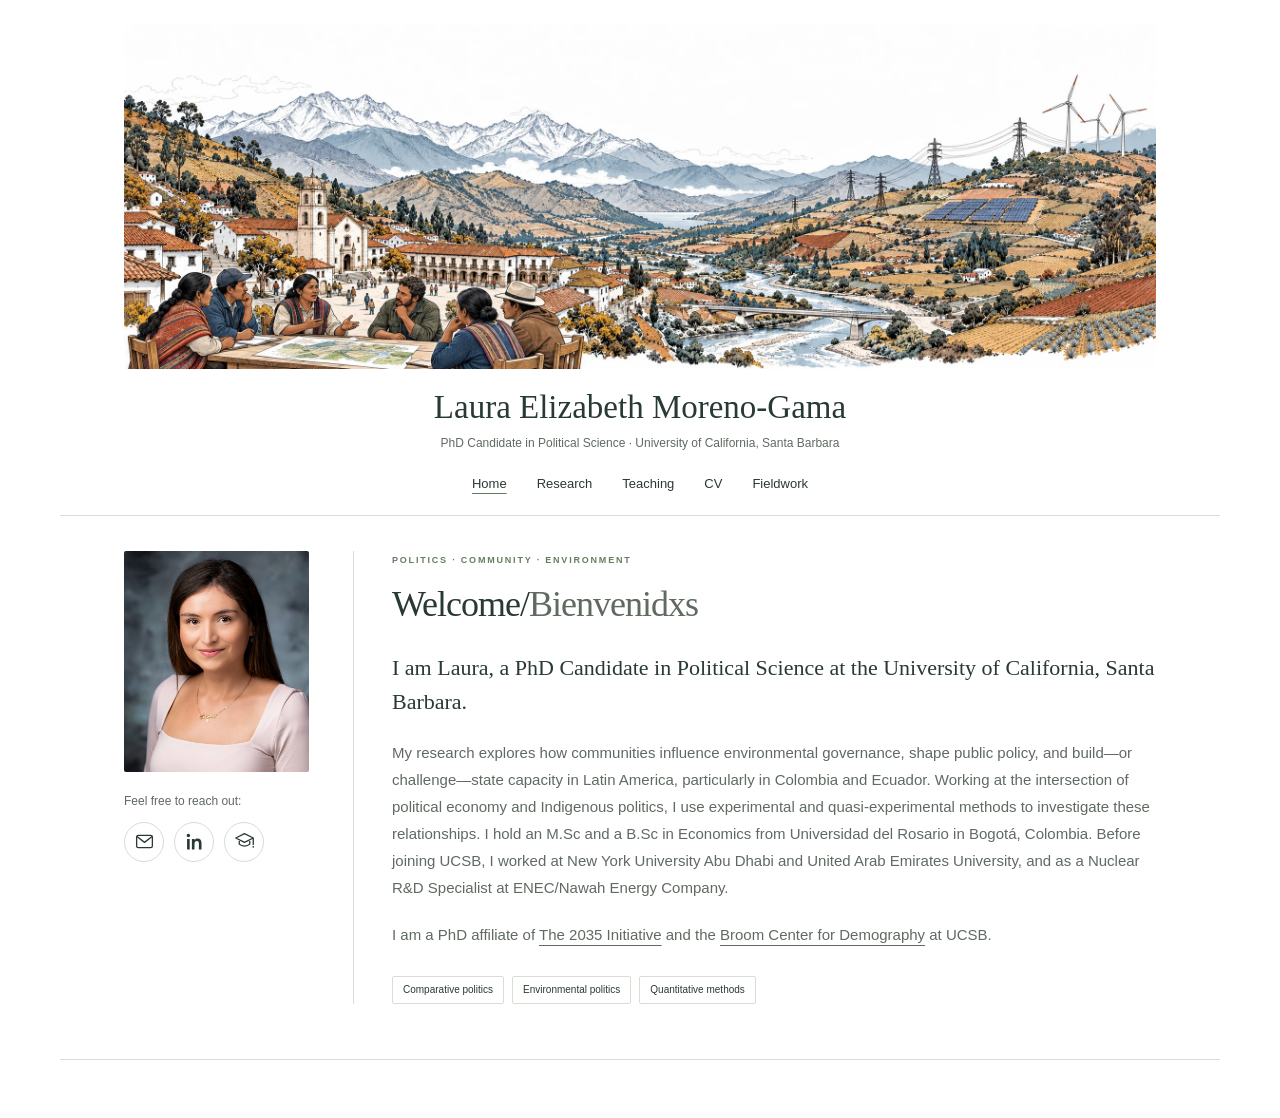
<file: index.html>
<!DOCTYPE html>
<html lang="en">
<head>
  <meta charset="utf-8">
  <meta name="viewport" content="width=device-width, initial-scale=1">
  <meta name="description" content="Laura Elizabeth Moreno-Gama, PhD Candidate in Political Science at the University of California, Santa Barbara. Environmental governance, Indigenous politics, communities, and state capacity in Latin America.">
  <meta name="theme-color" content="#ffffff">
  <title>Laura Elizabeth Moreno-Gama · Political Science</title>
  <link rel="stylesheet" href="assets/style.css">
</head>
<body class="home-page">
  <a class="skip" href="#main">Skip to content</a>
  <header class="header">
    <figure class="research-banner"><img src="assets/community-energy-banner.webp" width="2048" height="683" alt="Illustrated Andean landscape with Indigenous community leaders discussing a land plan, a town, river, farmland, solar panels, and wind turbines." fetchpriority="high"></figure>
    <a class="wordmark" href="index.html" aria-label="Laura Elizabeth Moreno-Gama, home">Laura Elizabeth Moreno-Gama<span>PhD Candidate in Political Science · University of California, Santa Barbara</span></a>
    <nav aria-label="Main navigation"><a href="index.html" aria-current="page">Home</a><a href="research.html">Research</a><a href="teaching.html">Teaching</a><a href="cv.html">CV</a><a href="fieldwork.html">Fieldwork</a></nav>
  </header>
  <main id="main" class="home-layout">
    <aside class="profile-sidebar" aria-label="Profile and contact information">
      <img class="portrait-photo" src="assets/Laura.jpg" alt="Portrait of Laura Elizabeth Moreno-Gama" width="1362" height="1630">
      <p class="reach-out">Feel free to reach out:</p>
      <div class="profile-links" aria-label="Contact and academic profiles">
        <a href="mailto:lmorenogama@ucsb.edu" aria-label="Email Laura Elizabeth Moreno-Gama at lmorenogama@ucsb.edu" title="Email"><svg viewBox="0 0 24 24" aria-hidden="true" fill="none" stroke="currentColor" stroke-width="1.5" stroke-linejoin="round"><rect x="3" y="5" width="18" height="14" rx="2"/><path d="m3 6 9 7 9-7"/></svg></a>
        <a href="https://www.linkedin.com/in/laura-elizabeth-moreno-gama-568372117/" aria-label="Laura Elizabeth Moreno-Gama on LinkedIn" title="LinkedIn"><svg viewBox="0 0 24 24" aria-hidden="true" fill="currentColor"><path d="M5 3a2 2 0 1 0 0 4 2 2 0 0 0 0-4ZM3.5 9h3v12h-3ZM9 9h3v1.6c.8-1.2 1.9-1.9 3.5-1.9 3.2 0 4.5 2 4.5 5.3v7h-3v-6.5c0-1.8-.5-3-2.2-3-1.8 0-2.8 1.3-2.8 3.3V21H9Z"/></svg></a>
        <a href="https://scholar.google.com/citations?user=uD2NtRcAAAAJ&amp;hl=en&amp;authuser=1" aria-label="Laura Elizabeth Moreno-Gama on Google Scholar" title="Google Scholar"><svg viewBox="0 0 24 24" aria-hidden="true" fill="none" stroke="currentColor" stroke-width="1.5" stroke-linejoin="round"><path d="m2 8 10-5 10 5-10 5-10-5ZM6 10v5c3 3 9 3 12 0v-5M22 8v8"/><circle cx="22" cy="18" r="1" fill="currentColor" stroke="none"/></svg></a>
      </div>
    </aside>
    <section class="welcome" aria-labelledby="welcome-title">
      <p class="eyebrow">Politics · Community · Environment</p>
      <h1 id="welcome-title">Welcome/<span lang="es">Bienvenidxs</span></h1>
      <p class="welcome-lead">I am Laura, a PhD Candidate in Political Science at the University of California, Santa Barbara.</p>
      <p>My research explores how communities influence environmental governance, shape public policy, and build—or challenge—state capacity in Latin America, particularly in Colombia and Ecuador. Working at the intersection of political economy and Indigenous politics, I use experimental and quasi-experimental methods to investigate these relationships. I hold an M.Sc and a B.Sc in Economics from Universidad del Rosario in Bogotá, Colombia. Before joining UCSB, I worked at New York University Abu Dhabi and United Arab Emirates University, and as a Nuclear R&amp;D Specialist at ENEC/Nawah Energy Company.</p>
      <p>I am a PhD affiliate of <a href="https://www.2035initiative.com/">The 2035 Initiative</a> and the <a href="https://www.broomcenter.ucsb.edu/">Broom Center for Demography</a> at UCSB.</p>
      <div class="tags" aria-label="Research interests"><span>Comparative politics</span><span>Environmental politics</span><span>Quantitative methods</span></div>
    </section>
  </main>
  <footer></footer>
</body>
</html>
</file>
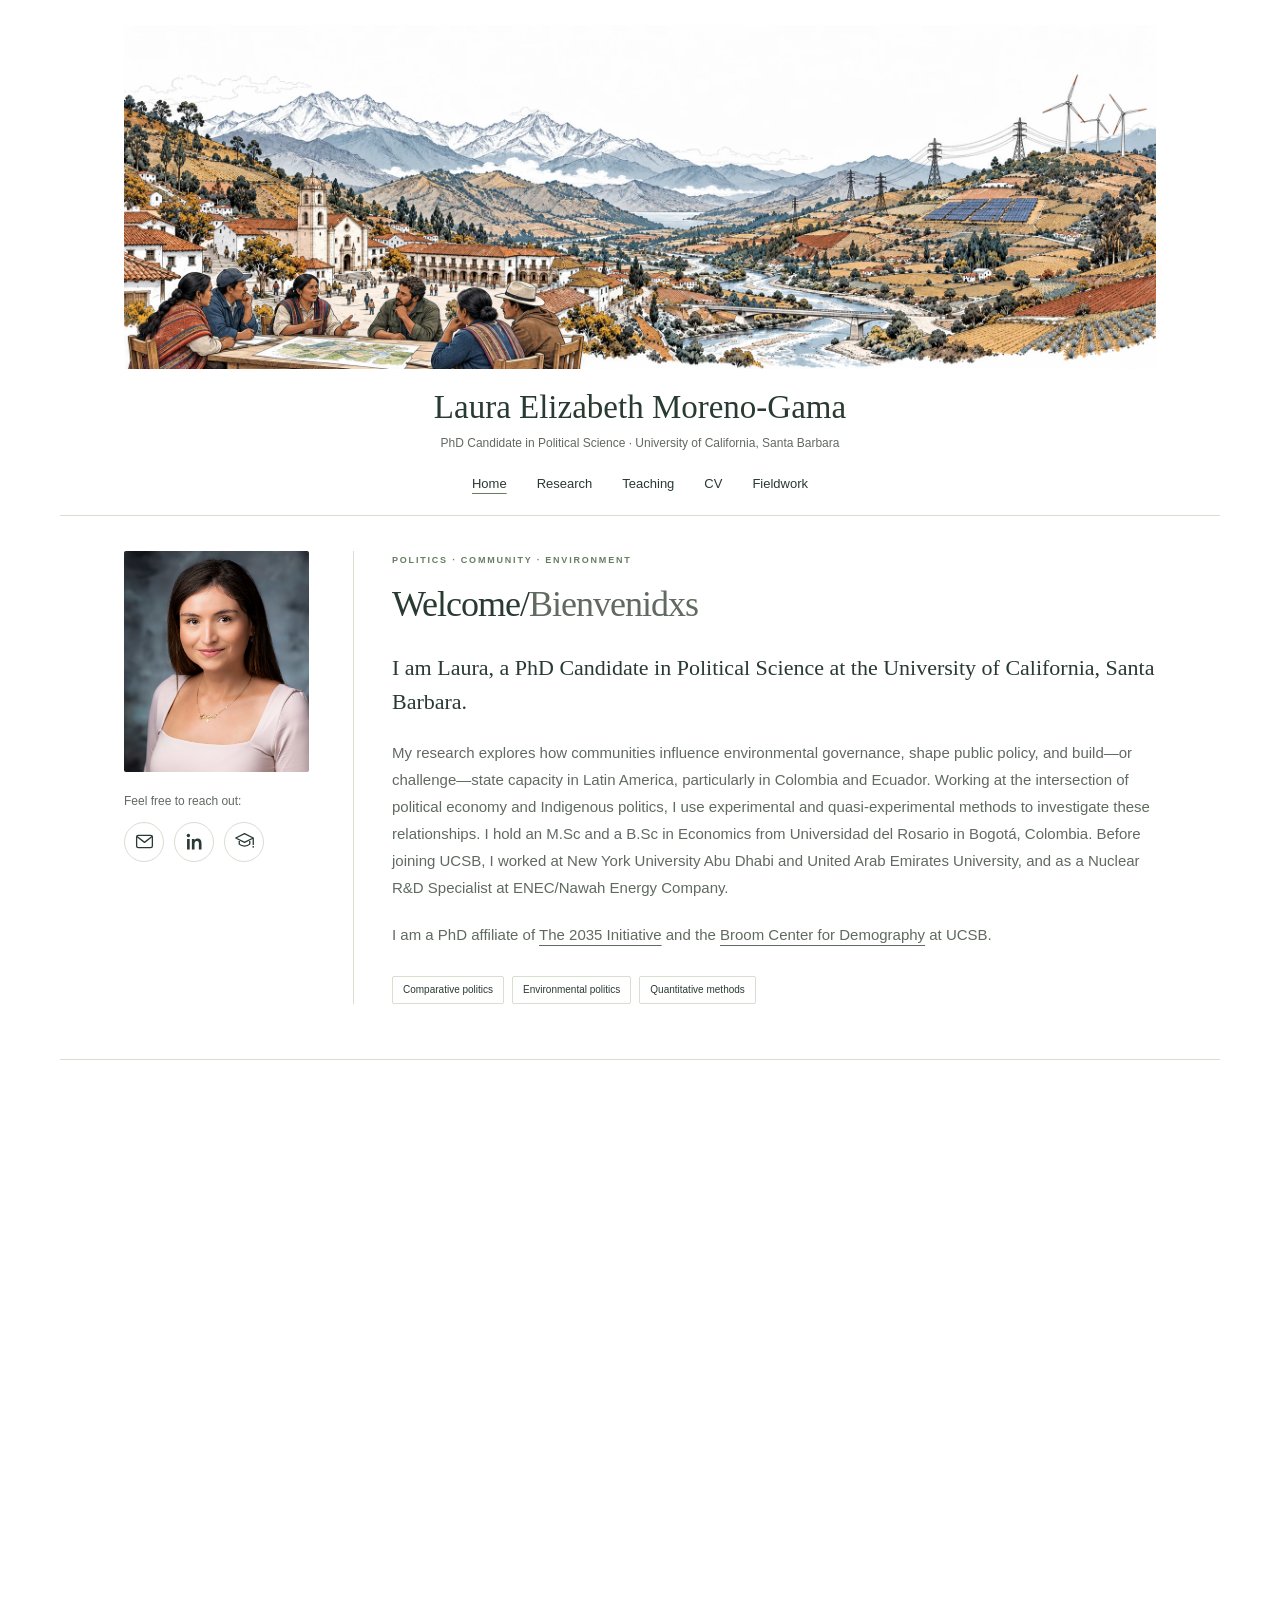
<file: about.html>
<!DOCTYPE html>
<html lang="en"><head><meta charset="utf-8"><meta name="viewport" content="width=device-width, initial-scale=1"><meta http-equiv="refresh" content="0; url=index.html"><link rel="canonical" href="index.html"><title>About · Laura Elizabeth Moreno-Gama</title></head><body><p>The About page is now part of <a href="index.html">Laura Elizabeth Moreno-Gama’s home page</a>.</p></body></html>
</file>
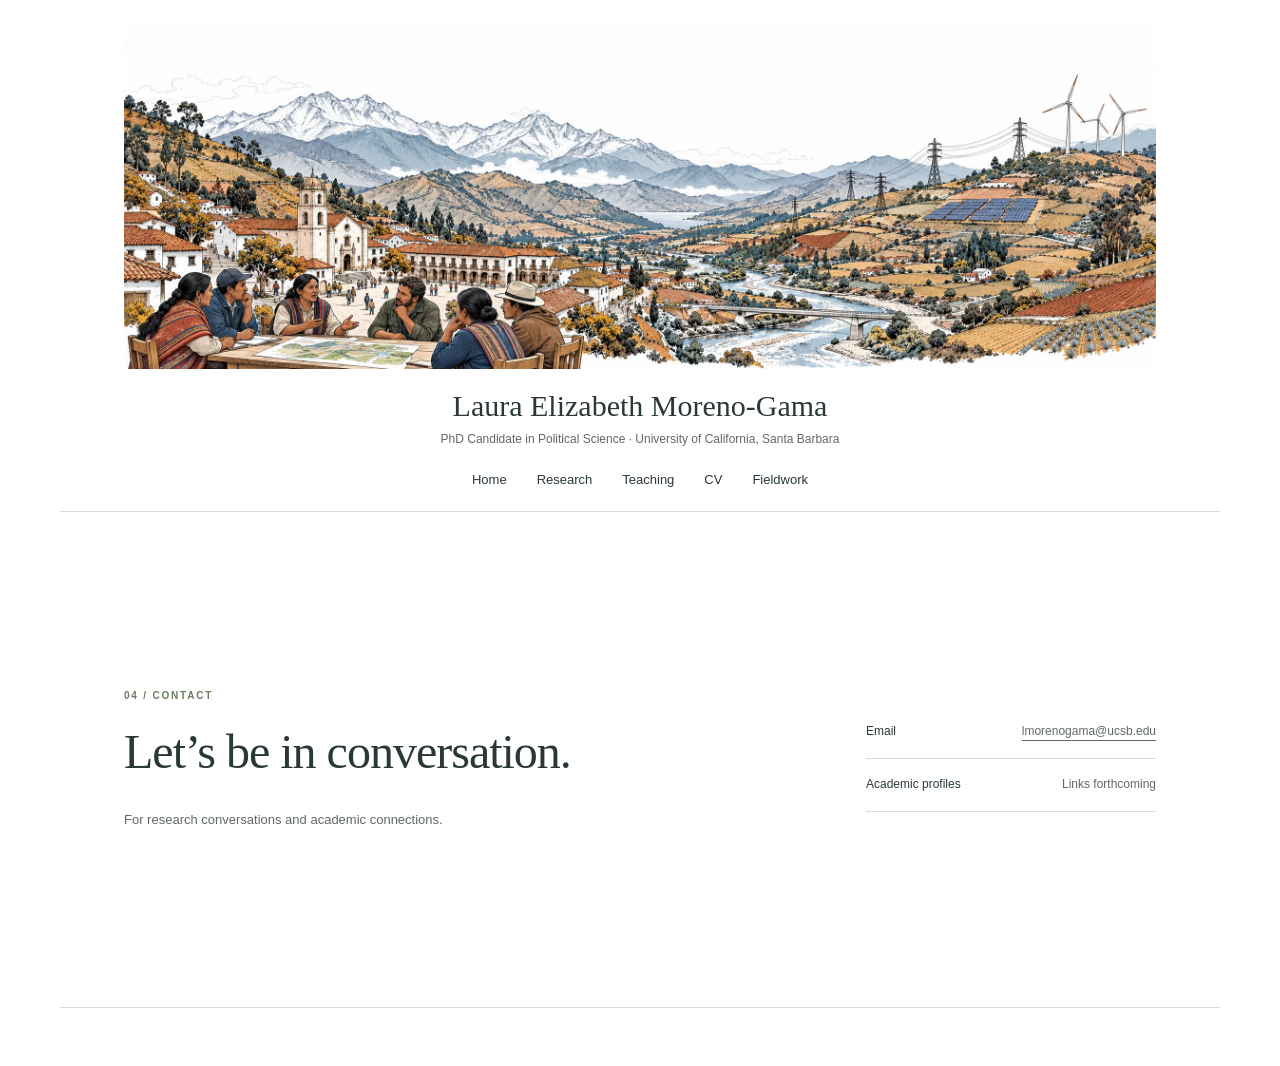
<file: contact.html>
<!DOCTYPE html>
<html lang="en">
<head>
  <meta charset="utf-8">
  <meta name="viewport" content="width=device-width, initial-scale=1">
  <meta name="description" content="Laura Elizabeth Moreno-Gama, PhD Candidate in Political Science at the University of California, Santa Barbara. Environmental governance, Indigenous politics, communities, and state capacity in Latin America.">
  <meta name="theme-color" content="#ffffff">
  <title>Contact · Laura Elizabeth Moreno-Gama · Political Science</title>
  <link rel="stylesheet" href="assets/style.css">
</head>
<body>
  <a class="skip" href="#main">Skip to content</a>
  <header class="header">
    <figure class="research-banner"><img src="assets/community-energy-banner.webp" width="2048" height="683" alt="Illustrated Andean landscape with Indigenous community leaders discussing a land plan, a town, river, farmland, solar panels, and wind turbines." fetchpriority="high"></figure>
    <a class="wordmark" href="index.html" aria-label="Laura Elizabeth Moreno-Gama, home">Laura Elizabeth Moreno-Gama<span>PhD Candidate in Political Science · University of California, Santa Barbara</span></a>
    <nav aria-label="Main navigation"><a href="index.html">Home</a><a href="research.html">Research</a><a href="teaching.html">Teaching</a><a href="cv.html">CV</a><a href="fieldwork.html">Fieldwork</a></nav>
  </header>
  <main id="main">
    <section class="section contact" id="contact" aria-labelledby="contact-title"><div><p class="eyebrow">04 / Contact</p><h1 id="contact-title">Let’s be in conversation.</h1><p>For research conversations and academic connections.</p></div><dl class="contact-list"><div><dt>Email</dt><dd><a href="mailto:lmorenogama@ucsb.edu">lmorenogama@ucsb.edu</a></dd></div><div><dt>Academic profiles</dt><dd>Links forthcoming</dd></div></dl></section>
  </main>
  <footer></footer>
</body>
</html>
</file>
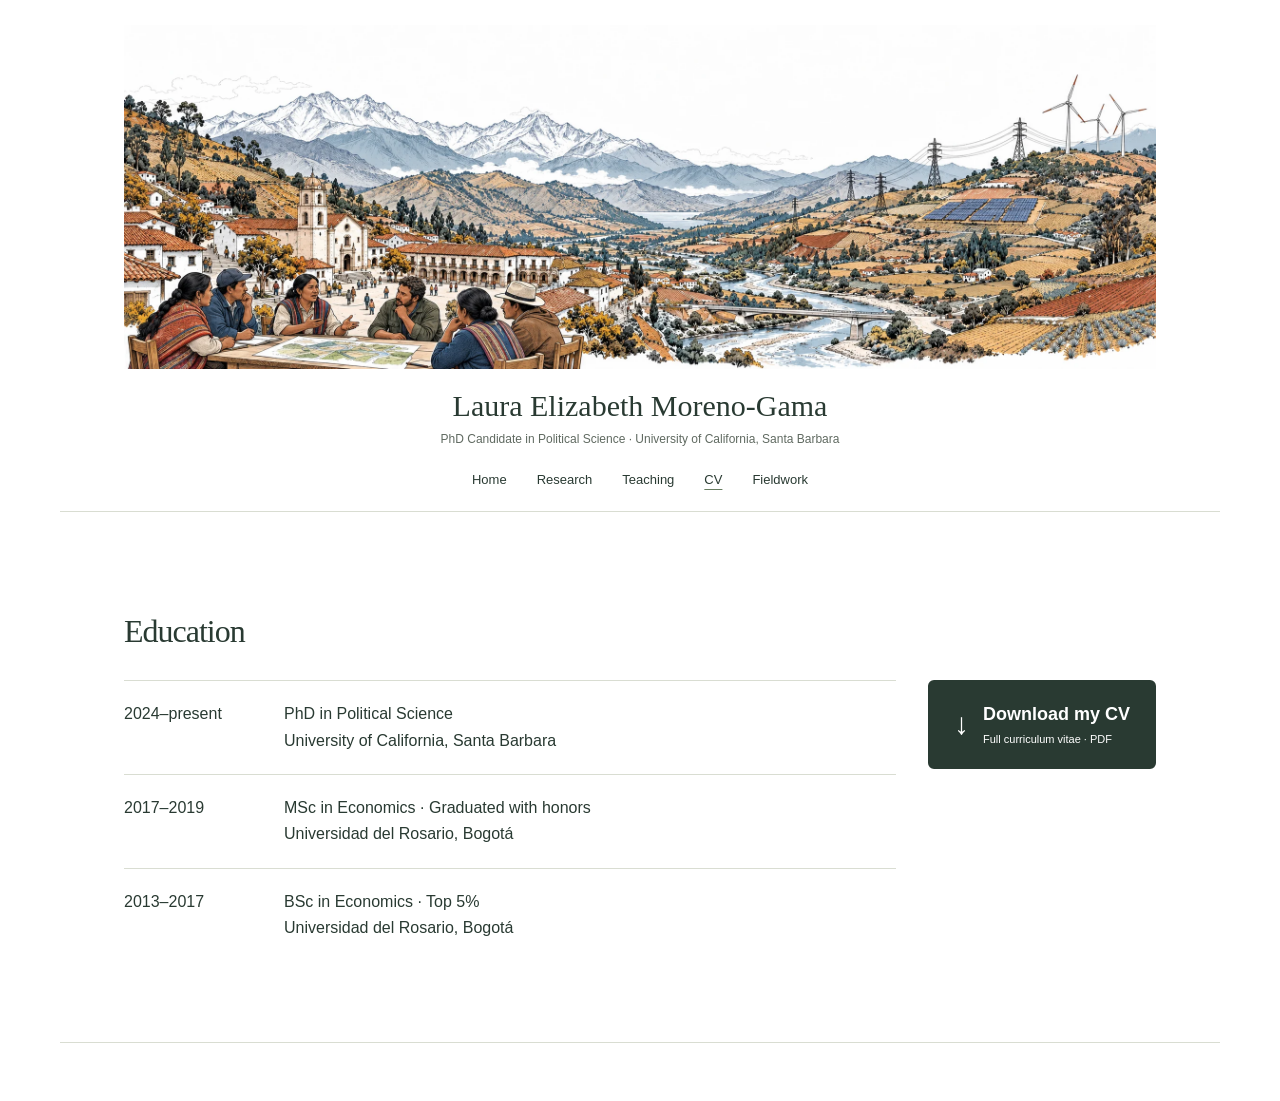
<file: cv.html>
<!DOCTYPE html>
<html lang="en">
<head>
  <meta charset="utf-8">
  <meta name="viewport" content="width=device-width, initial-scale=1">
  <meta name="description" content="Laura Elizabeth Moreno-Gama, PhD Candidate in Political Science at the University of California, Santa Barbara. Environmental governance, Indigenous politics, communities, and state capacity in Latin America.">
  <meta name="theme-color" content="#ffffff">
  <title>CV · Laura Elizabeth Moreno-Gama · Political Science</title>
  <link rel="stylesheet" href="assets/style.css">
</head>
<body>
  <a class="skip" href="#main">Skip to content</a>
  <header class="header">
    <figure class="research-banner"><img src="assets/community-energy-banner.webp" width="2048" height="683" alt="Illustrated Andean landscape with Indigenous community leaders discussing a land plan, a town, river, farmland, solar panels, and wind turbines." fetchpriority="high"></figure>
    <a class="wordmark" href="index.html" aria-label="Laura Elizabeth Moreno-Gama, home">Laura Elizabeth Moreno-Gama<span>PhD Candidate in Political Science · University of California, Santa Barbara</span></a>
    <nav aria-label="Main navigation"><a href="index.html">Home</a><a href="research.html">Research</a><a href="teaching.html">Teaching</a><a href="cv.html" aria-current="page">CV</a><a href="fieldwork.html">Fieldwork</a></nav>
  </header>
  <main id="main">
    <section class="section personal-page" aria-labelledby="education-title">
      <h1 id="education-title">Education</h1>
      <div class="education-layout">
        <dl class="education-list"><div><dt>2024–present</dt><dd>PhD in Political Science<br>University of California, Santa Barbara</dd></div><div><dt>2017–2019</dt><dd>MSc in Economics · Graduated with honors<br>Universidad del Rosario, Bogotá</dd></div><div><dt>2013–2017</dt><dd>BSc in Economics · Top 5%<br>Universidad del Rosario, Bogotá</dd></div></dl>
      <a class="cv-download" href="assets/cv.pdf" download="Laura_Elizabeth_Moreno_Gama_CV.pdf"><span class="cv-download-icon" aria-hidden="true">↓</span><span>Download my CV<small>Full curriculum vitae · PDF</small></span></a>
      </div>
    </section>
  </main>
  <footer></footer>
</body>
</html>
</file>
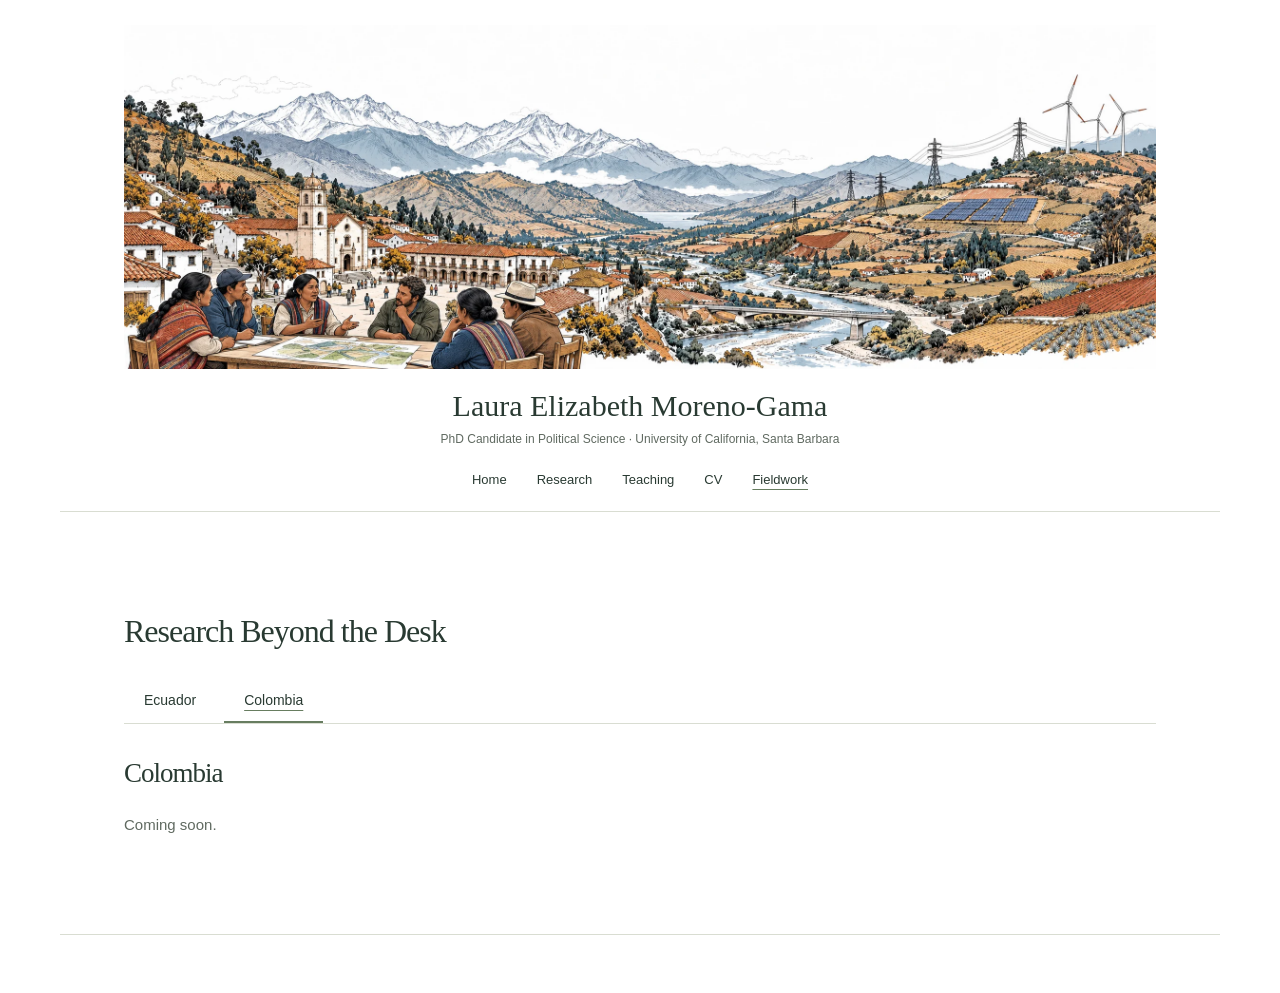
<file: fieldwork-colombia.html>
<!DOCTYPE html>
<html lang="en">
<head>
  <meta charset="utf-8">
  <meta name="viewport" content="width=device-width, initial-scale=1">
  <meta name="description" content="Laura Elizabeth Moreno-Gama, PhD Candidate in Political Science at the University of California, Santa Barbara. Environmental governance, Indigenous politics, communities, and state capacity in Latin America.">
  <meta name="theme-color" content="#ffffff">
  <title>Fieldwork in Colombia · Laura Elizabeth Moreno-Gama · Political Science</title>
  <link rel="stylesheet" href="assets/style.css">
</head>
<body>
  <a class="skip" href="#main">Skip to content</a>
  <header class="header">
    <figure class="research-banner"><img src="assets/community-energy-banner.webp" width="2048" height="683" alt="Illustrated Andean landscape with Indigenous community leaders discussing a land plan, a town, river, farmland, solar panels, and wind turbines." fetchpriority="high"></figure>
    <a class="wordmark" href="index.html" aria-label="Laura Elizabeth Moreno-Gama, home">Laura Elizabeth Moreno-Gama<span>PhD Candidate in Political Science · University of California, Santa Barbara</span></a>
    <nav aria-label="Main navigation"><a href="index.html">Home</a><a href="research.html">Research</a><a href="teaching.html">Teaching</a><a href="cv.html">CV</a><a href="fieldwork.html" aria-current="page">Fieldwork</a></nav>
  </header>
  <main id="main">
    <section class="section fieldwork-page" aria-labelledby="fieldwork-title">
      <h1 id="fieldwork-title">Research Beyond the Desk</h1>
      <nav class="fieldwork-nav" aria-label="Fieldwork locations"><a href="fieldwork.html">Ecuador</a><a href="fieldwork-colombia.html" aria-current="page">Colombia</a></nav>
      <article class="fieldwork-story" aria-labelledby="colombia-title"><h2 id="colombia-title">Colombia</h2><p>Coming soon.</p></article>
    </section>
  </main>
  <footer></footer>
</body>
</html>
</file>
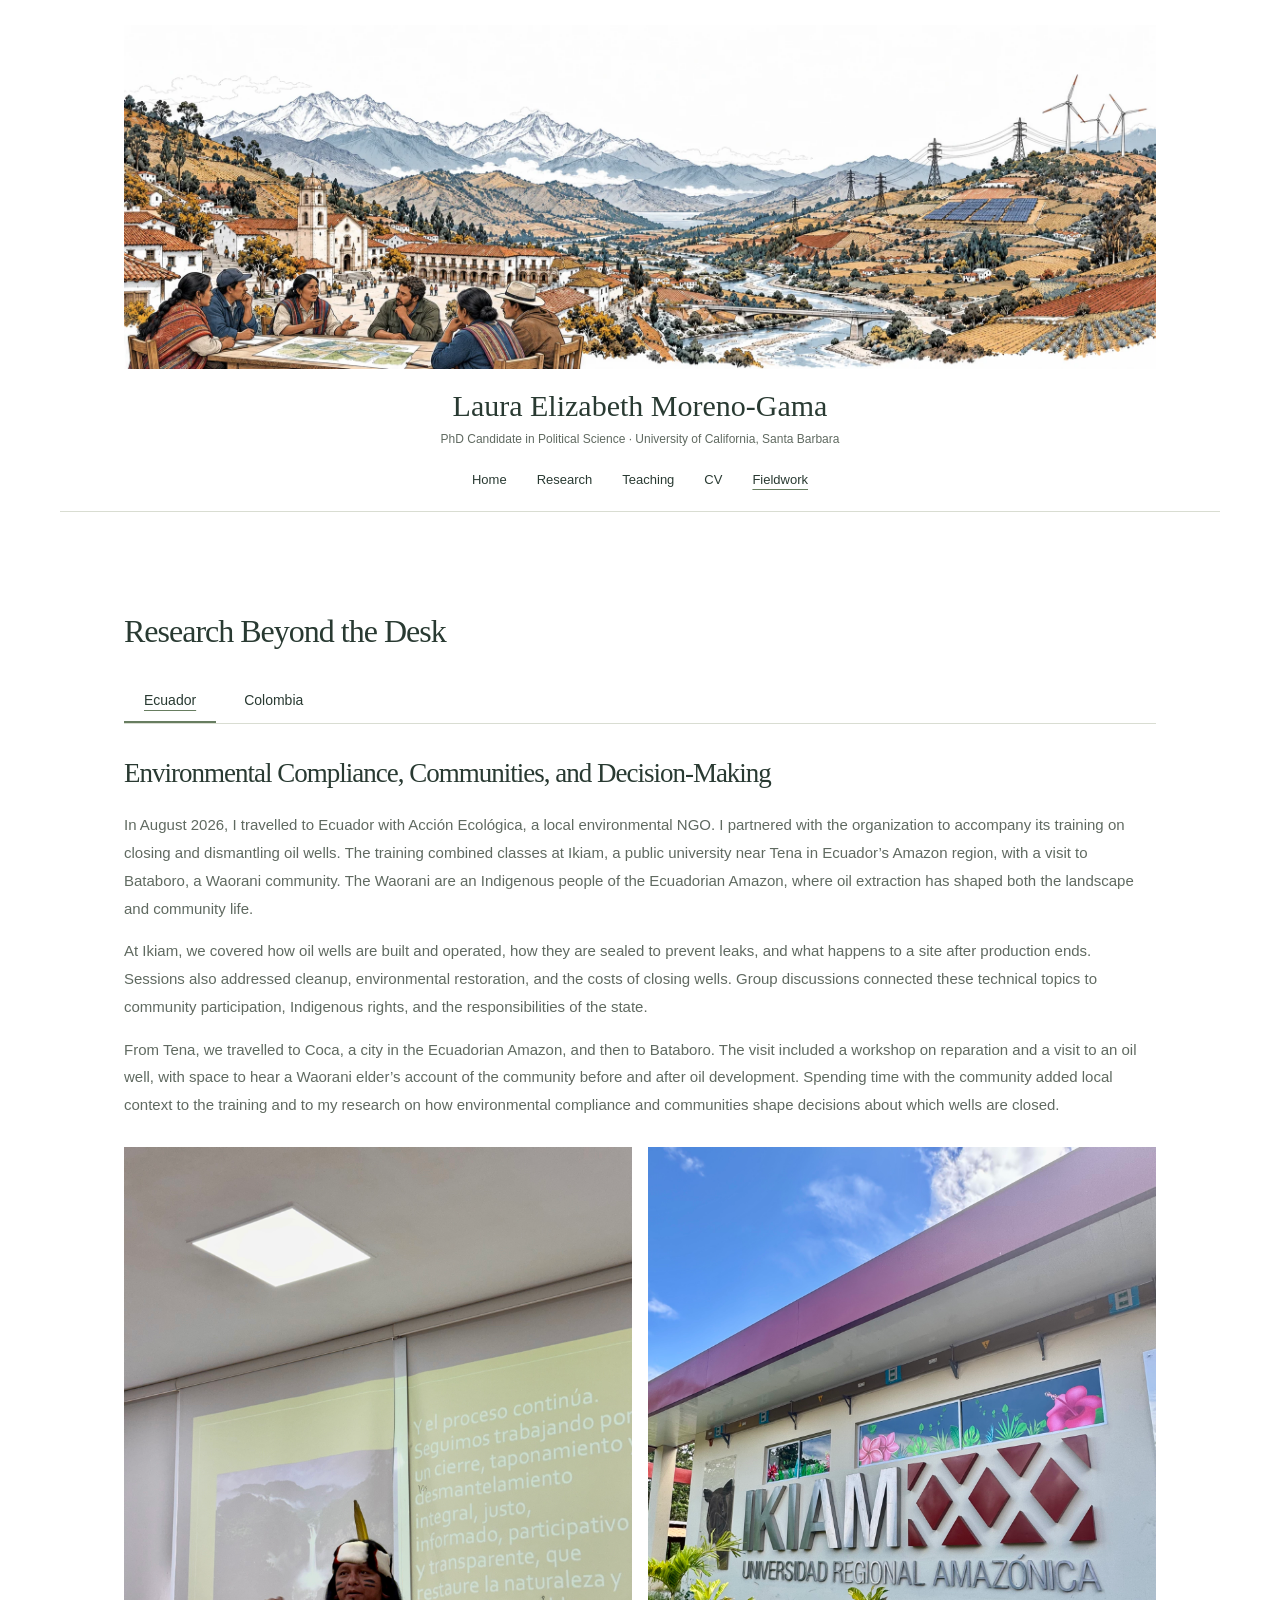
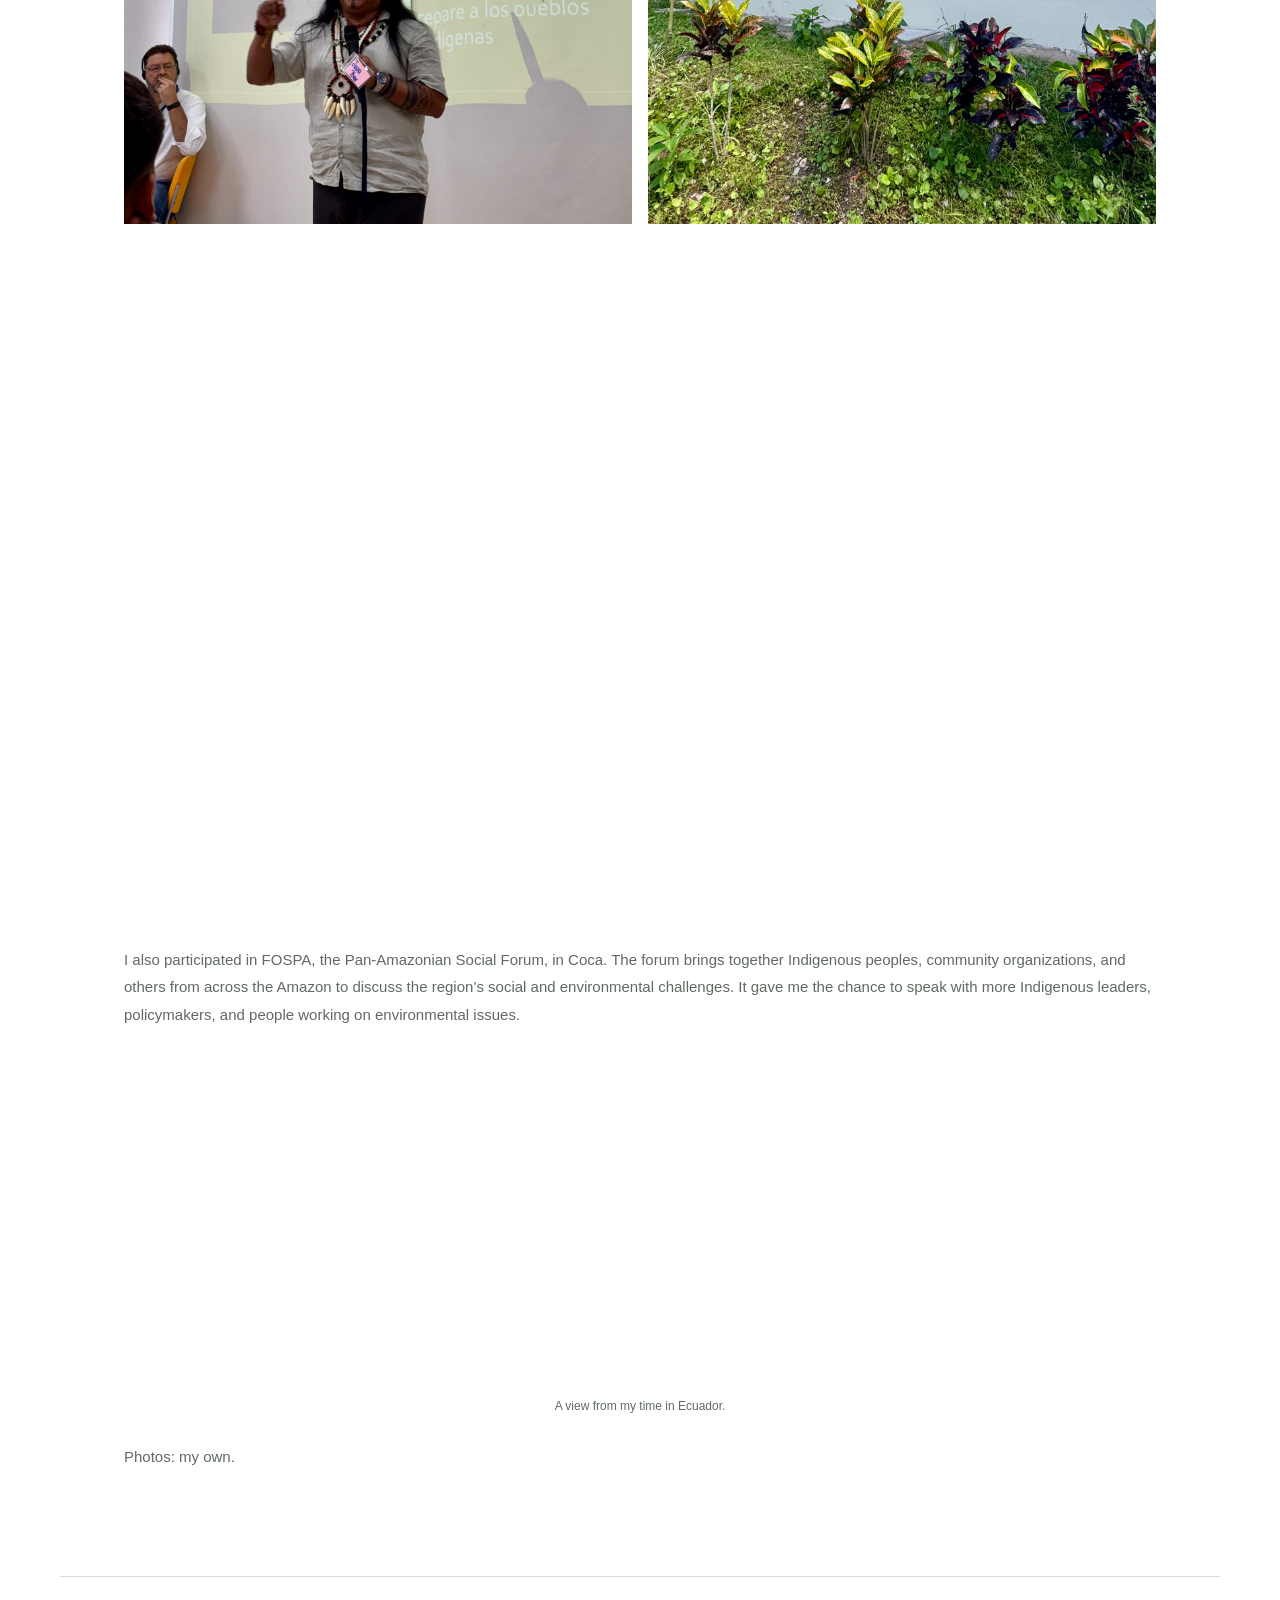
<file: fieldwork.html>
<!DOCTYPE html>
<html lang="en">
<head>
  <meta charset="utf-8">
  <meta name="viewport" content="width=device-width, initial-scale=1">
  <meta name="description" content="Laura Elizabeth Moreno-Gama, PhD Candidate in Political Science at the University of California, Santa Barbara. Environmental governance, Indigenous politics, communities, and state capacity in Latin America.">
  <meta name="theme-color" content="#ffffff">
  <title>Fieldwork · Laura Elizabeth Moreno-Gama · Political Science</title>
  <link rel="stylesheet" href="assets/style.css">
</head>
<body>
  <a class="skip" href="#main">Skip to content</a>
  <header class="header">
    <figure class="research-banner"><img src="assets/community-energy-banner.webp" width="2048" height="683" alt="Illustrated Andean landscape with Indigenous community leaders discussing a land plan, a town, river, farmland, solar panels, and wind turbines." fetchpriority="high"></figure>
    <a class="wordmark" href="index.html" aria-label="Laura Elizabeth Moreno-Gama, home">Laura Elizabeth Moreno-Gama<span>PhD Candidate in Political Science · University of California, Santa Barbara</span></a>
    <nav aria-label="Main navigation"><a href="index.html">Home</a><a href="research.html">Research</a><a href="teaching.html">Teaching</a><a href="cv.html">CV</a><a href="fieldwork.html" aria-current="page">Fieldwork</a></nav>
  </header>
  <main id="main">
    <section class="section fieldwork-page" aria-labelledby="fieldwork-title">
      <h1 id="fieldwork-title">Research Beyond the Desk</h1>
      <nav class="fieldwork-nav" aria-label="Fieldwork locations"><a href="fieldwork.html" aria-current="page">Ecuador</a><a href="fieldwork-colombia.html">Colombia</a></nav>
      <article class="fieldwork-story" aria-labelledby="ecuador-title">
        <h2 id="ecuador-title">Environmental Compliance, Communities, and Decision-Making</h2>
        <p>In August 2026, I travelled to Ecuador with Acción Ecológica, a local environmental NGO. I partnered with the organization to accompany its training on closing and dismantling oil wells. The training combined classes at Ikiam, a public university near Tena in Ecuador’s Amazon region, with a visit to Bataboro, a Waorani community. The Waorani are an Indigenous people of the Ecuadorian Amazon, where oil extraction has shaped both the landscape and community life.</p>
        <p>At Ikiam, we covered how oil wells are built and operated, how they are sealed to prevent leaks, and what happens to a site after production ends. Sessions also addressed cleanup, environmental restoration, and the costs of closing wells. Group discussions connected these technical topics to community participation, Indigenous rights, and the responsibilities of the state.</p>
        <p>From Tena, we travelled to Coca, a city in the Ecuadorian Amazon, and then to Bataboro. The visit included a workshop on reparation and a visit to an oil well, with space to hear a Waorani elder’s account of the community before and after oil development. Spending time with the community added local context to the training and to my research on how environmental compliance and communities shape decisions about which wells are closed.</p>
        <div class="fieldwork-gallery" aria-label="Photos from my time in Ecuador">
          <a href="assets/IMG_2567.jpeg" aria-label="Open Ecuador fieldwork photo 1 at full size"><img src="assets/IMG_2567.jpeg" alt="Photo 1 from my fieldwork in Ecuador." loading="lazy" decoding="async"></a>
          <a href="assets/IMG_2574.jpeg" aria-label="Open Ecuador fieldwork photo 2 at full size"><img src="assets/IMG_2574.jpeg" alt="Photo 2 from my fieldwork in Ecuador." loading="lazy" decoding="async"></a>
          <a href="assets/IMG_2707.jpeg" aria-label="Open Ecuador fieldwork photo 3 at full size"><img src="assets/IMG_2707.jpeg" alt="Photo 3 from my fieldwork in Ecuador." loading="lazy" decoding="async"></a>
          <a href="assets/IMG_2777.jpeg" aria-label="Open Ecuador fieldwork photo 4 at full size"><img src="assets/IMG_2777.jpeg" alt="Photo 4 from my fieldwork in Ecuador." loading="lazy" decoding="async"></a>
        </div>
        <p>I also participated in FOSPA, the Pan-Amazonian Social Forum, in Coca. The forum brings together Indigenous peoples, community organizations, and others from across the Amazon to discuss the region’s social and environmental challenges. It gave me the chance to speak with more Indigenous leaders, policymakers, and people working on environmental issues.</p>
        <figure class="fieldwork-photo">
          <img src="assets/IMG_2923.jpeg" width="3024" height="4032" alt="A wooden boardwalk leading toward a snow-covered volcanic peak beneath a blue sky in Ecuador." loading="lazy" decoding="async">
          <figcaption>A view from my time in Ecuador.</figcaption>
        </figure>
        <p class="research-note">Photos: my own.</p>
      </article>
    </section>
  </main>
  <footer></footer>
</body>
</html>
</file>
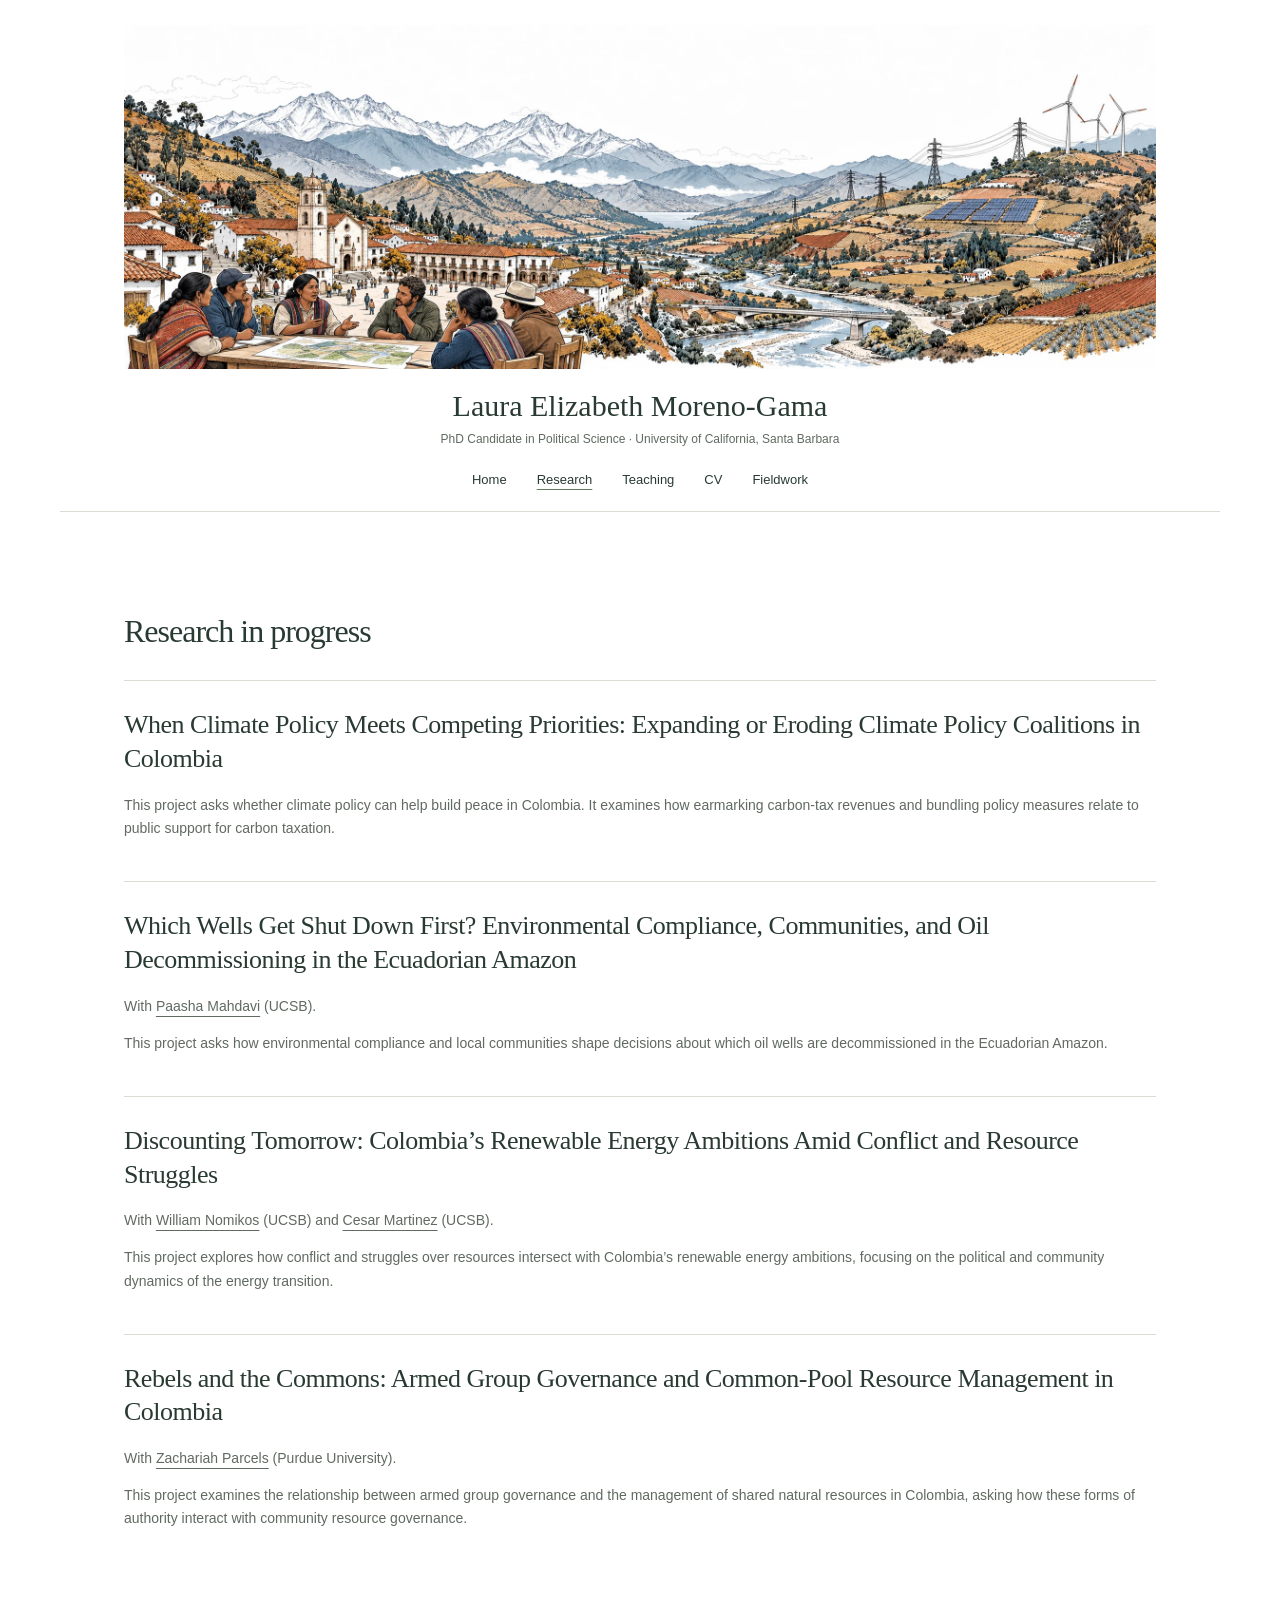
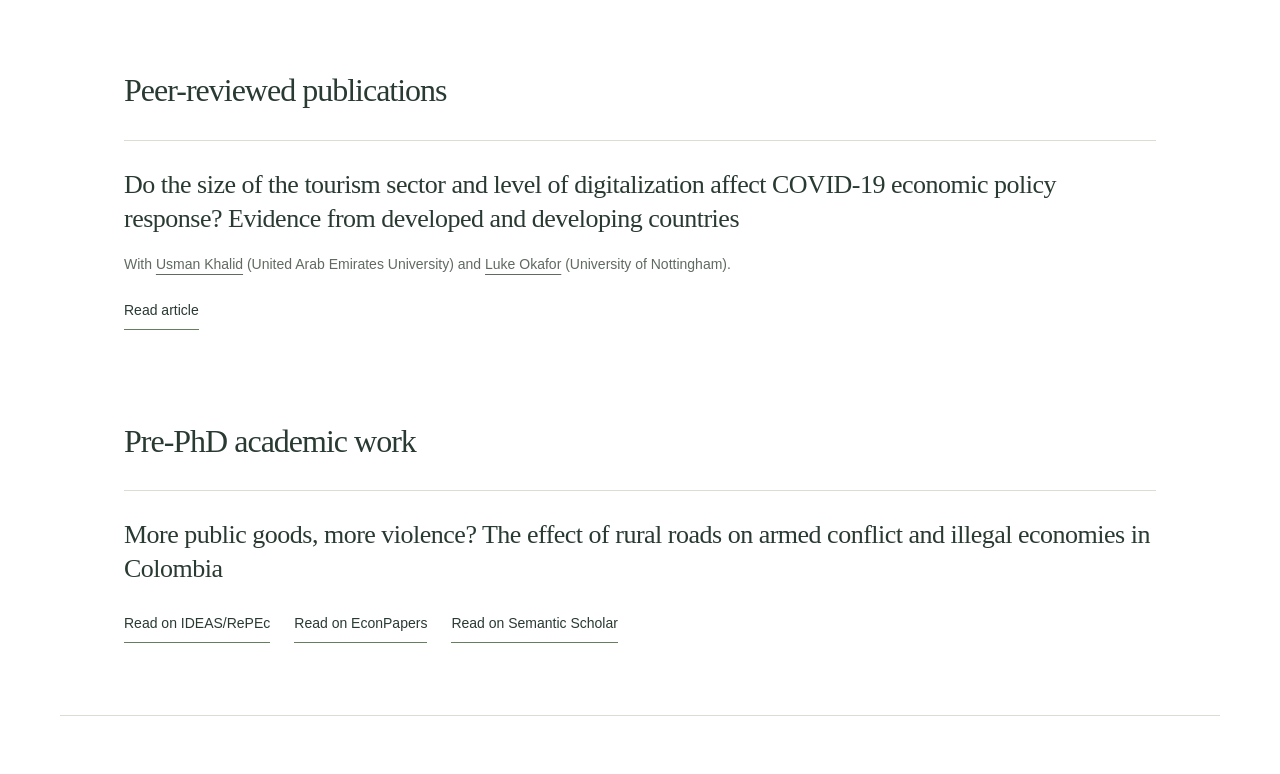
<file: research.html>
<!DOCTYPE html>
<html lang="en">
<head>
  <meta charset="utf-8">
  <meta name="viewport" content="width=device-width, initial-scale=1">
  <meta name="description" content="Laura Elizabeth Moreno-Gama, PhD Candidate in Political Science at the University of California, Santa Barbara. Environmental governance, Indigenous politics, communities, and state capacity in Latin America.">
  <meta name="theme-color" content="#ffffff">
  <title>Research · Laura Elizabeth Moreno-Gama · Political Science</title>
  <link rel="stylesheet" href="assets/style.css">
</head>
<body>
  <a class="skip" href="#main">Skip to content</a>
  <header class="header">
    <figure class="research-banner"><img src="assets/community-energy-banner.webp" width="2048" height="683" alt="Illustrated Andean landscape with Indigenous community leaders discussing a land plan, a town, river, farmland, solar panels, and wind turbines." fetchpriority="high"></figure>
    <a class="wordmark" href="index.html" aria-label="Laura Elizabeth Moreno-Gama, home">Laura Elizabeth Moreno-Gama<span>PhD Candidate in Political Science · University of California, Santa Barbara</span></a>
    <nav aria-label="Main navigation"><a href="index.html">Home</a><a href="research.html" aria-current="page">Research</a><a href="teaching.html">Teaching</a><a href="cv.html">CV</a><a href="fieldwork.html">Fieldwork</a></nav>
  </header>
  <main id="main" class="research-page">
    <section class="section research" aria-labelledby="research-title">
      <h1 id="research-title">Research in progress</h1>
      <div class="project-list"><article class="project"><h2>When Climate Policy Meets Competing Priorities: Expanding or Eroding Climate Policy Coalitions in Colombia</h2><p>This project asks whether climate policy can help build peace in Colombia. It examines how earmarking carbon-tax revenues and bundling policy measures relate to public support for carbon taxation.</p></article>
<article class="project"><h2>Which Wells Get Shut Down First? Environmental Compliance, Communities, and Oil Decommissioning in the Ecuadorian Amazon</h2><p class="collaborators">With <a href="https://paashamahdavi.com/">Paasha Mahdavi</a> (UCSB).</p><p>This project asks how environmental compliance and local communities shape decisions about which oil wells are decommissioned in the Ecuadorian Amazon.</p></article>
<article class="project"><h2>Discounting Tomorrow: Colombia’s Renewable Energy Ambitions Amid Conflict and Resource Struggles</h2><p class="collaborators">With <a href="https://williamgnomikos.com/">William Nomikos</a> (UCSB) and <a href="https://www.cesarbmartinez.com/">Cesar Martinez</a> (UCSB).</p><p>This project explores how conflict and struggles over resources intersect with Colombia’s renewable energy ambitions, focusing on the political and community dynamics of the energy transition.</p></article>
<article class="project"><h2>Rebels and the Commons: Armed Group Governance and Common-Pool Resource Management in Colombia</h2><p class="collaborators">With <a href="https://zparcels.github.io/">Zachariah Parcels</a> (Purdue University).</p><p>This project examines the relationship between armed group governance and the management of shared natural resources in Colombia, asking how these forms of authority interact with community resource governance.</p></article></div>
    </section>
    <section class="research-publications" aria-labelledby="publication-title">
      <h2 id="publication-title">Peer-reviewed publications</h2>
      <article class="project"><h3>Do the size of the tourism sector and level of digitalization affect COVID-19 economic policy response? Evidence from developed and developing countries</h3><p class="collaborators">With <a href="https://usman-khalid.info/">Usman Khalid</a> (United Arab Emirates University) and <a href="https://scholar.google.com/citations?user=qoPxD0MAAAAJ&amp;hl=en">Luke Okafor</a> (University of Nottingham).</p><a class="text-link" href="https://www.tandfonline.com/doi/full/10.1080/13683500.2022.2107898">Read article</a></article>
    </section>
    <section class="research-early-work" aria-labelledby="early-work-title">
      <h2 id="early-work-title">Pre-PhD academic work</h2>
      <article class="project"><h3>More public goods, more violence? The effect of rural roads on armed conflict and illegal economies in Colombia</h3><div class="paper-links"><a class="text-link" href="https://ideas.repec.org/p/col/000092/018154.html">Read on IDEAS/RePEc</a><a class="text-link" href="https://econpapers.repec.org/paper/col000092/018154.htm">Read on EconPapers</a><a class="text-link" href="https://www.semanticscholar.org/paper/More-roads%2C-more-conflict-The-effect-of-rural-roads-Moreno-Gallego/449679f30b2982aca7da625be7401b4d198a1be7">Read on Semantic Scholar</a></div></article>
    </section>
  </main>
  <footer></footer>
</body>
</html>
</file>
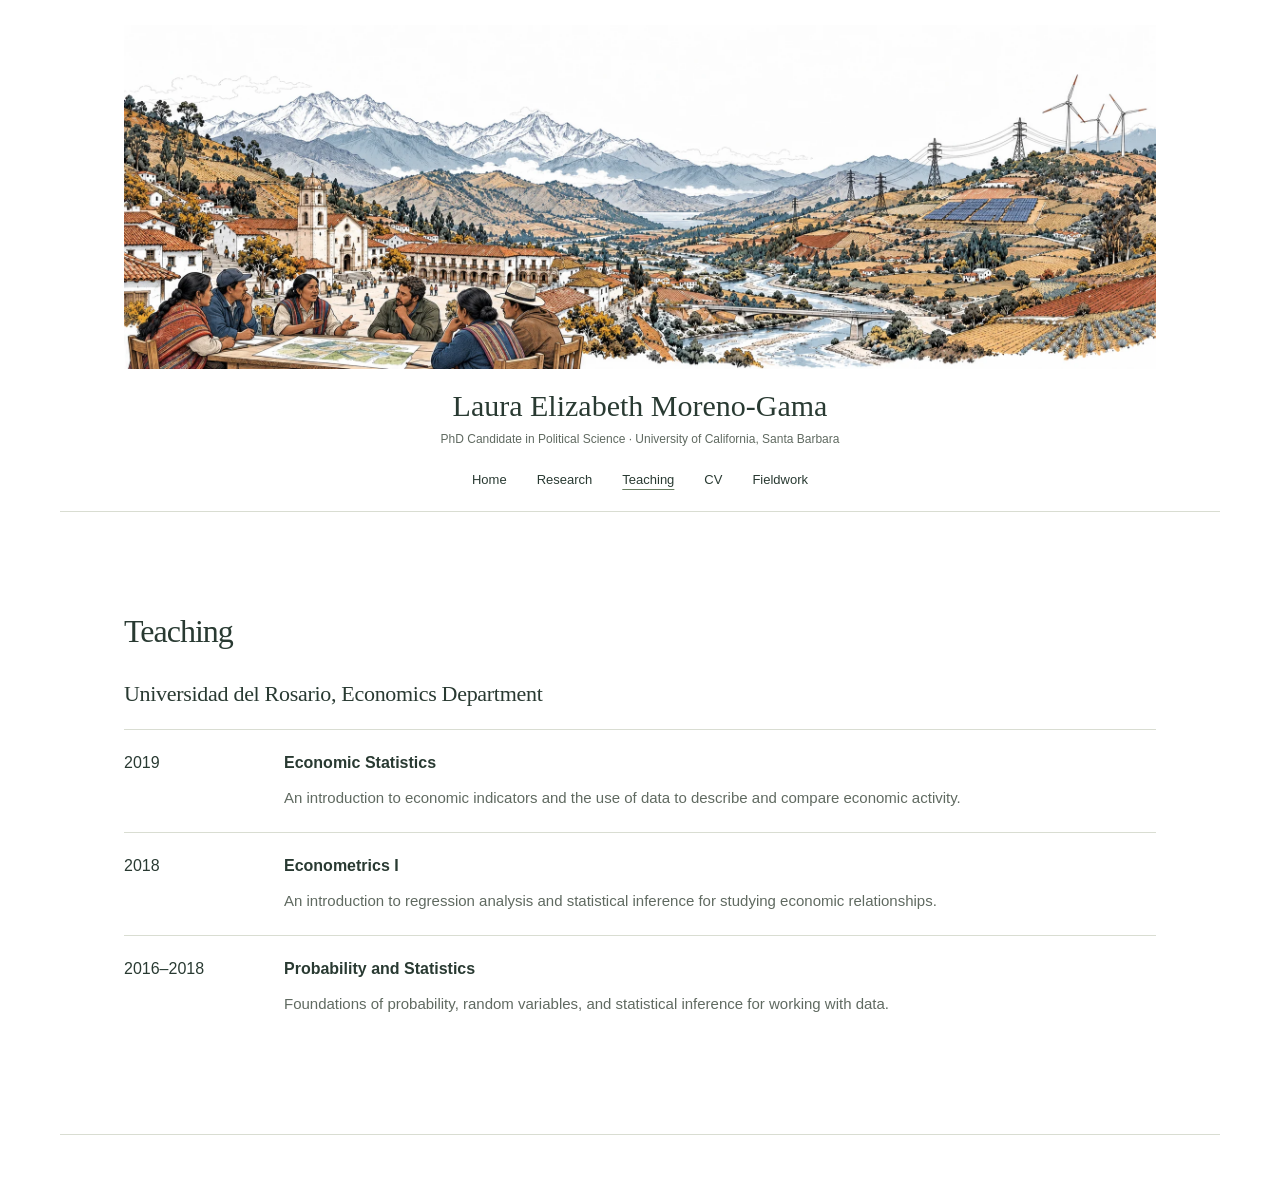
<file: teaching.html>
<!DOCTYPE html>
<html lang="en">
<head>
  <meta charset="utf-8">
  <meta name="viewport" content="width=device-width, initial-scale=1">
  <meta name="description" content="Laura Elizabeth Moreno-Gama, PhD Candidate in Political Science at the University of California, Santa Barbara. Environmental governance, Indigenous politics, communities, and state capacity in Latin America.">
  <meta name="theme-color" content="#ffffff">
  <title>Teaching · Laura Elizabeth Moreno-Gama · Political Science</title>
  <link rel="stylesheet" href="assets/style.css">
</head>
<body>
  <a class="skip" href="#main">Skip to content</a>
  <header class="header">
    <figure class="research-banner"><img src="assets/community-energy-banner.webp" width="2048" height="683" alt="Illustrated Andean landscape with Indigenous community leaders discussing a land plan, a town, river, farmland, solar panels, and wind turbines." fetchpriority="high"></figure>
    <a class="wordmark" href="index.html" aria-label="Laura Elizabeth Moreno-Gama, home">Laura Elizabeth Moreno-Gama<span>PhD Candidate in Political Science · University of California, Santa Barbara</span></a>
    <nav aria-label="Main navigation"><a href="index.html">Home</a><a href="research.html">Research</a><a href="teaching.html" aria-current="page">Teaching</a><a href="cv.html">CV</a><a href="fieldwork.html">Fieldwork</a></nav>
  </header>
  <main id="main">
    <section class="section personal-page teaching-page" aria-labelledby="teaching-title">
      <h1 id="teaching-title">Teaching</h1>
      <h2>Universidad del Rosario, Economics Department</h2>
      <dl class="education-list">
        <div><dt>2019</dt><dd><span class="course-title">Economic Statistics</span><p class="course-description">An introduction to economic indicators and the use of data to describe and compare economic activity.</p></dd></div>
        <div><dt>2018</dt><dd><span class="course-title">Econometrics I</span><p class="course-description">An introduction to regression analysis and statistical inference for studying economic relationships.</p></dd></div>
        <div><dt>2016–2018</dt><dd><span class="course-title">Probability and Statistics</span><p class="course-description">Foundations of probability, random variables, and statistical inference for working with data.</p></dd></div>
      </dl>
    </section>
  </main>
  <footer></footer>
</body>
</html>
</file>
<file: assets/style.css>
:root{--paper:#ffffff;--ink:#293a32;--muted:#606a61;--sage:#677d60;--line:#d9ddd2;--wash:#ffffff}*{box-sizing:border-box}html{scroll-behavior:smooth;scroll-padding-top:30px}body{margin:0;background:var(--paper);color:var(--ink);font-family:Arial,Helvetica,sans-serif;font-size:16px;line-height:1.65}a{color:inherit;text-underline-offset:5px}a:focus-visible{outline:2px solid var(--sage);outline-offset:6px}.skip{position:absolute;top:-100px;left:20px;background:var(--paper);padding:12px;z-index:10}.skip:focus{top:12px}.header,main,footer{max-width:1240px;margin:auto;padding-left:64px;padding-right:64px}.header{display:flex;justify-content:space-between;align-items:center;padding-top:30px;padding-bottom:26px;border-bottom:1px solid var(--line);gap:25px}.wordmark{text-decoration:none;font-family:Georgia,'Times New Roman',serif;font-size:21px}.wordmark span{display:block;font-family:Arial,sans-serif;font-size:10px;letter-spacing:1.6px;text-transform:uppercase;color:var(--muted);margin-top:2px}nav{display:flex;gap:30px;font-size:13px}nav a{text-decoration:none}nav a:hover,.text-link:hover{color:var(--sage)}.hero{display:grid;grid-template-columns:1.3fr 1fr;gap:70px;align-items:center;padding:85px 0 65px}.eyebrow,.tiny-label{text-transform:uppercase;letter-spacing:1.8px;font-size:10px;font-weight:600}.eyebrow{color:var(--sage);margin:0 0 24px}.dot{display:inline-block;width:6px;height:6px;background:var(--sage);border-radius:100%;margin-right:8px;vertical-align:middle}h1,h2,h3{font-family:Georgia,'Times New Roman',serif;font-weight:400;line-height:1.12;letter-spacing:-1.6px}h1{font-size:clamp(42px,4.8vw,65px);margin:0 0 28px}.period{color:var(--sage)}.affiliation{font-size:14px;line-height:1.8}.affiliation span{color:var(--muted)}.intro{max-width:420px;color:var(--muted);font-size:16px;margin:25px 0}.text-link{display:inline-flex;gap:35px;border-bottom:1px solid var(--sage);padding-bottom:7px;font-size:12px;text-decoration:none;margin-top:8px}.portrait{margin:0}.portrait-frame{position:relative;height:410px;background:#e8ecdf;overflow:hidden;border-radius:48% 48% 2px 2px;color:#7b8c6c}.botanical{height:100%;width:100%;opacity:.65;position:absolute;left:0;top:0}.portrait-note{position:absolute;bottom:28px;left:0;right:0;text-align:center;display:flex;flex-direction:column;font-family:Georgia,serif;font-size:20px;gap:4px}.portrait-note .tiny-label{font-family:Arial,sans-serif;font-size:8px}figcaption{font-size:10px;color:var(--muted);text-align:center;margin-top:15px;letter-spacing:.3px}.interlude{display:flex;align-items:center;gap:30px;padding:19px 0;border-top:1px solid var(--line);border-bottom:1px solid var(--line);font-size:10px;letter-spacing:2px;text-transform:uppercase;color:var(--muted)}.interlude i{color:#99a58e;font-style:normal}.section{padding:75px 0;border-bottom:1px solid var(--line)}.about{display:grid;grid-template-columns:1fr 1.3fr;gap:80px}.section-label>span{font-size:10px;letter-spacing:1.7px;text-transform:uppercase;color:var(--sage)}h2{font-size:38px;margin:20px 0;letter-spacing:-1px}.section-body p{color:var(--muted);font-size:14px;margin:0 0 20px}.section-body .lead{font-size:21px;font-family:Georgia,serif;line-height:1.55;color:var(--ink)}.section-body .editor-note{font-size:11px;color:var(--muted)}.tags{display:flex;flex-wrap:wrap;gap:8px;margin-top:28px}.tags span{font-size:10px;padding:5px 10px;border:1px solid var(--line);border-radius:2px}.research-heading{display:flex;justify-content:space-between;align-items:end;gap:30px;margin-bottom:32px}.research-heading h2{margin:0}.research-heading .eyebrow{margin-bottom:16px}.research-heading>p{font-size:12px;color:var(--muted);margin:0}.cards{display:grid;grid-template-columns:repeat(3,1fr);gap:18px}.card{background:var(--wash);padding:24px;display:flex;flex-direction:column;border:1px solid #e1e4d9}.card-top{display:flex;justify-content:space-between;color:var(--sage);font-size:13px;margin-bottom:35px}.card .tiny-label{font-size:8px;letter-spacing:1.4px;color:var(--sage);margin:0 0 12px}h3{font-size:27px;letter-spacing:-.5px;margin:0 0 18px}.description{font-size:12px;color:var(--muted);margin:0 0 28px}.card-status{font-size:9px;margin:auto 0 0;padding-top:14px;border-top:1px solid var(--line);color:var(--muted)}.cv,.contact{display:flex;justify-content:space-between;align-items:center;gap:60px}.cv h2,.contact h2{margin:0 0 18px}.cv .eyebrow,.contact .eyebrow{margin-bottom:18px}.cv p:not(.eyebrow),.contact p:not(.eyebrow){font-size:13px;color:var(--muted);margin-bottom:0}.cv-placeholder{display:flex;align-items:center;gap:24px;padding:22px 28px;border:1px solid var(--line);font-size:13px}.cv-placeholder>span:first-child{font-size:24px;color:var(--sage)}.cv-placeholder small{display:block;font-size:10px;color:var(--muted);margin-top:3px}.contact-list{min-width:290px;font-size:12px}.contact-list>div{display:flex;justify-content:space-between;gap:30px;padding:16px 0;border-bottom:1px solid var(--line)}dt{color:var(--ink)}dd{margin:0;color:var(--muted)}footer{display:flex;justify-content:space-between;gap:20px;padding-top:28px;padding-bottom:30px;font-size:10px;color:var(--muted)}footer a{text-decoration:none}@media(min-width:1500px){.hero{padding-top:100px;padding-bottom:85px}}@media(max-width:900px){.header,main,footer{padding-left:30px;padding-right:30px}.hero{gap:35px}.portrait-frame{height:360px}.about{gap:35px}.cards{gap:12px}.card{padding:18px}.research-heading{align-items:start}.contact-list{min-width:250px}}@media(max-width:650px){.header{align-items:start;flex-direction:column;gap:20px;padding-top:22px;padding-bottom:20px}nav{gap:26px;width:100%;justify-content:space-between}.header,main,footer{padding-left:24px;padding-right:24px}.hero{grid-template-columns:1fr;padding:50px 0 40px;gap:40px}h1{font-size:48px}.portrait{max-width:360px;width:100%;justify-self:center}.portrait-frame{height:360px}.eyebrow{font-size:9px;letter-spacing:1.3px}.intro{max-width:100%}.interlude{gap:16px;justify-content:space-between;font-size:8px;letter-spacing:1px}.section{padding:48px 0}.about{grid-template-columns:1fr;gap:14px}h2{font-size:33px}.research-heading{display:block}.research-heading>p{margin-top:18px}.cards{grid-template-columns:1fr;gap:16px}.card{padding:25px}.card-top{margin-bottom:24px}.description{font-size:14px}.cv,.contact{align-items:stretch;flex-direction:column;gap:24px}.cv-placeholder{align-self:start}.contact-list{margin:0;min-width:0}footer{flex-direction:column;gap:8px;padding-top:25px;padding-bottom:25px}}@media(prefers-reduced-motion:reduce){html{scroll-behavior:auto}}

.arrow{width:12px;height:12px;display:inline-block;vertical-align:middle}

/* A quiet home and separate pages, with Colombia close to the heart. */
.header,main,footer{max-width:1160px}
.wordmark{font-size:20px}
nav{gap:23px;flex-wrap:wrap}
nav a[aria-current="page"]{text-decoration:underline;text-decoration-color:var(--sage);text-decoration-thickness:1px}
.hero{min-height:calc(100svh - 210px);padding:65px 0;gap:80px;grid-template-columns:1.35fr 1fr}
.hero h1{font-size:clamp(40px,4.5vw,60px)}
.hero .intro{font-size:15px;max-width:400px}
.portrait-frame{height:345px;background:#eceee5}
.home-roots{display:flex;align-items:center;gap:12px;font-family:Georgia,serif;font-size:17px;margin:26px 0;color:var(--ink)}
.colombia-mark{display:inline-block;flex:none;width:24px;height:16px;background:linear-gradient(to bottom,#e6b82c 0 50%,#315a97 50% 75%,#b8423d 75%);border-radius:1px}
.home-links{display:flex;flex-wrap:wrap;gap:16px;margin-top:34px;font-size:13px}
.home-links a{text-decoration:none}.home-links a:hover{text-decoration:underline}.home-links span{margin-left:16px;color:#a4ad9b}
.roots-footer{display:flex;align-items:center;gap:9px}.roots-footer .colombia-mark{width:15px;height:10px}
footer{border-top:1px solid var(--line)}
.section{border:0;min-height:55vh;padding:80px 0}
.section h1{font-size:clamp(36px,4vw,48px);letter-spacing:-1px;margin:20px 0 30px}
.research-heading h1{margin:0}.research-heading{align-items:center}
.roots-note{display:flex;gap:24px;border-top:1px solid var(--line);padding:35px 0 50px;max-width:700px}
.roots-note .colombia-mark{margin-top:3px}.roots-note .eyebrow{margin:0 0 15px}.roots-note h2{font-size:28px;margin:0 0 15px}.roots-note p:last-child{font-size:14px;color:var(--muted);margin:0}
@media(max-width:900px){.header{flex-wrap:wrap}.hero{gap:35px}.portrait-frame{height:320px}.wordmark{font-size:19px}}
@media(max-width:650px){.hero{grid-template-columns:1fr;min-height:0;padding:40px 0;gap:32px}.hero h1{font-size:43px}.portrait{max-width:265px}.portrait-frame{height:270px}.hero .eyebrow{margin-bottom:20px}.home-links{gap:12px;margin-top:25px}.home-links span{margin-left:12px}nav{gap:17px;justify-content:flex-start;font-size:12px}.section{padding:42px 0;min-height:0}.research-heading{display:block}.section h1{font-size:36px}.roots-note{gap:15px}footer{padding-top:22px}}

.profile-details{max-width:760px;padding:0 0 50px;color:var(--muted);font-size:15px}.profile-details h2{color:var(--ink);font-size:30px}.profile-details li{margin:10px 0}.profile-details ul{padding-left:20px}.project-list{max-width:none}.project{padding:27px 0;border-top:1px solid var(--line)}.project h3{font-size:26px;line-height:1.3}.project p{font-size:14px;color:var(--muted)}.project .eyebrow{font-size:9px;margin-bottom:12px}.research-intro{max-width:650px;color:var(--muted);margin-bottom:45px}.education-list>div{display:grid;grid-template-columns:140px 1fr;gap:20px;padding:20px 0;border-top:1px solid var(--line)}.education-list dd{color:var(--ink)}a.cv-placeholder{text-decoration:none}a.cv-placeholder:hover{background:var(--wash)}.contact-list a{overflow-wrap:anywhere}@media(max-width:650px){.education-list>div{grid-template-columns:1fr;gap:6px}.project h3{font-size:24px}.profile-details{padding-bottom:35px}}

/* White surfaces and a simple, uncropped portrait. */
.portrait-photo{display:block;width:100%;max-width:320px;height:auto;margin:0 auto;border-radius:2px}
.portrait-frame{background:#ffffff}
a.cv-placeholder:hover{border-color:var(--sage)}

/* Banner-led academic layout; white surfaces and the original serif typography. */
.header{display:block;padding-top:25px;padding-bottom:20px}
.research-banner{margin:0 0 17px}
.research-banner img{display:block;width:100%;height:auto;aspect-ratio:2048/683;object-fit:contain}
.research-banner figcaption{display:flex;justify-content:space-between;gap:12px;text-align:left;margin-top:8px;font-size:10px;color:var(--muted)}
.research-banner figcaption span{font-size:9px}
.wordmark{display:block;font-size:30px;line-height:1.3}
.wordmark span{font-size:12px;letter-spacing:0;text-transform:none;line-height:1.6;margin-top:5px}
.header nav{margin-top:20px;gap:26px;font-size:13px}
.home-layout{display:grid;grid-template-columns:230px minmax(0,1fr);gap:38px;padding-top:35px;padding-bottom:55px}
.profile-sidebar{border-right:1px solid var(--line);padding-right:30px;font-size:13px;min-width:0}
.profile-sidebar .portrait-photo{max-width:185px;margin:0 0 20px}
.sidebar-name{font-family:Georgia,'Times New Roman',serif;font-size:21px;line-height:1.35;margin:0 0 16px}
.sidebar-affiliation{font-size:12px;color:var(--muted);margin:0 0 16px}
.sidebar-email{font-size:11px;overflow-wrap:anywhere}
.profile-sidebar .home-roots{font-family:Arial,Helvetica,sans-serif;font-size:10px;gap:8px;margin:20px 0 0}
.profile-sidebar .colombia-mark{width:18px;height:12px}
.welcome{padding-top:2px;max-width:none}
.welcome .eyebrow{font-size:9px;margin-bottom:14px}
.welcome h1{font-size:36px;letter-spacing:-1px;line-height:1.25;margin:0 0 24px}
.welcome h1 span{color:var(--muted)}
.welcome p:not(.eyebrow){font-size:15px;color:var(--muted);line-height:1.8;margin:0 0 20px}
.welcome p.welcome-lead{font-family:Georgia,'Times New Roman',serif;font-size:22px;line-height:1.55;color:var(--ink)}
.welcome .home-links{margin-top:27px;gap:14px;font-size:12px}
@media(max-width:900px){.home-layout{grid-template-columns:200px minmax(0,1fr);gap:27px}.profile-sidebar{padding-right:24px}.welcome h1{font-size:32px}.wordmark{font-size:28px}}
@media(max-width:650px){.header{padding-top:18px;padding-bottom:18px}.research-banner{margin-bottom:15px}.research-banner figcaption{display:block;font-size:9px}.research-banner figcaption span{display:block;margin-top:3px}.wordmark{font-size:25px}.wordmark span{font-size:11px;max-width:290px}.header nav{gap:20px;margin-top:17px;font-size:12px}.home-layout{grid-template-columns:1fr;gap:26px;padding-top:25px;padding-bottom:35px}.profile-sidebar{border-right:0;border-bottom:1px solid var(--line);padding:0 0 22px;display:grid;grid-template-columns:108px minmax(0,1fr);column-gap:20px;align-content:start}.profile-sidebar .portrait-photo{grid-column:1;grid-row:1/5;width:108px;margin:0}.sidebar-name{grid-column:2;font-size:19px;margin:0 0 8px}.sidebar-affiliation{grid-column:2;margin:0 0 8px;font-size:11px}.sidebar-email{grid-column:2;font-size:10px}.profile-sidebar .home-roots{grid-column:2;margin:12px 0 0;font-size:9px;flex-wrap:wrap;gap:6px}.welcome h1{font-size:31px}.welcome p.welcome-lead{font-size:21px}.welcome p:not(.eyebrow){font-size:14px}.welcome .home-links{gap:10px}.welcome .home-links span{margin-left:10px}}

/* A single biography, with personal stories and fieldwork on their own pages. */
.personal-page,.fieldwork-page{max-width:none;min-height:0}
.personal-page h2,.fieldwork-page h2{font-size:27px;line-height:1.3}
.personal-page p:not(.eyebrow),.fieldwork-page p:not(.eyebrow){font-size:15px;color:var(--muted);line-height:1.85}
.personal-detail{margin-top:35px;padding-top:10px;border-top:1px solid var(--line)}
.content-placeholder{margin-top:35px;padding:5px 0 15px;border-top:1px solid var(--line)}
.page-intro{max-width:620px}
@media(max-width:650px){.header nav{column-gap:20px;row-gap:14px}.welcome h1{font-size:29px}.personal-page h2,.fieldwork-page h2{font-size:25px}}

.fieldwork-nav{display:flex;gap:8px;border-bottom:1px solid var(--line);margin:28px 0 32px}
.fieldwork-nav a{padding:9px 20px;text-decoration:none;font-size:14px;border-bottom:2px solid transparent}
.fieldwork-nav a[aria-current="page"]{border-bottom-color:var(--sage);color:var(--ink)}
.fieldwork-nav a:hover{color:var(--sage)}
.fieldwork-story h2{margin-top:0}
.fieldwork-page p.fieldwork-lead{font-family:Georgia,'Times New Roman',serif;font-size:22px;line-height:1.6;color:var(--ink)}

.profile-links{display:flex;gap:10px;margin-top:16px}
.profile-links a{display:inline-flex;align-items:center;justify-content:center;width:40px;height:40px;border:1px solid var(--line);border-radius:50%;color:var(--ink)}
.profile-links a:hover{color:var(--sage);border-color:var(--sage)}
.profile-links svg{width:21px;height:21px}
@media(max-width:650px){.profile-sidebar .profile-links{grid-column:2;margin-top:12px}}

.reach-out{font-size:12px;color:var(--muted);margin:0 0 10px}
.profile-sidebar .profile-links{margin-top:0}
@media(max-width:650px){.profile-sidebar .portrait-photo{grid-row:1/3}.profile-sidebar .reach-out{grid-column:2;align-self:end;margin:0 0 10px}.profile-sidebar .profile-links{grid-column:2;align-self:start;margin-top:0}}

/* Consistent typography across all Research sections. */
.research-page{--research-heading-size:var(--page-heading-size);--paper-title-size:26px;--research-text-size:14px}
.research-page>section>h1,.research-page>section>h2{font-size:var(--research-heading-size);line-height:1.2;letter-spacing:-1px;margin:20px 0 30px}
.research-page .project h2,.research-page .project h3{font-size:var(--paper-title-size);line-height:1.3;letter-spacing:-.5px;margin:0 0 18px}
.research-page .project p,.research-page .project a{font-size:var(--research-text-size)}
.research-note{font-size:12px;color:var(--muted);margin:0 0 25px}
.research-publications,.research-early-work{max-width:none;padding-bottom:45px}
@media(max-width:650px){.research-page{--paper-title-size:24px}}

.paper-links{display:flex;flex-wrap:wrap;gap:12px 24px}

/* Keep the CV link beside the education entries on wider screens. */
.education-layout{display:grid;grid-template-columns:minmax(0,1fr) auto;gap:32px;align-items:start}
.education-layout .education-list{margin:0}
.education-layout>.text-link{margin-top:20px;white-space:nowrap;justify-self:start}
@media(max-width:900px){.education-layout .education-list>div{grid-template-columns:110px minmax(0,1fr);gap:16px}}
@media(max-width:650px){.education-layout{grid-template-columns:1fr;gap:16px}.education-layout .education-list>div{grid-template-columns:1fr;gap:6px}.education-layout>.text-link{margin-top:0}}

/* A prominent CV download alongside education. */
.cv-download{display:inline-flex;align-items:center;gap:14px;justify-self:start;margin-top:0;padding:20px 24px;background:var(--ink);color:var(--paper);border:2px solid var(--ink);border-radius:6px;text-decoration:none;font-size:18px;font-weight:600;line-height:1.35}
.cv-download-icon{font-size:30px;font-weight:400}
.cv-download small{display:block;margin-top:6px;font-size:11px;font-weight:400}
.cv-download:hover{background:var(--sage);border-color:var(--sage)}
@media(min-width:651px){.personal-page:has(.education-layout){max-width:none}.education-layout{grid-template-columns:minmax(0,1fr) auto}}
@media(max-width:650px){.cv-download{max-width:100%;padding:18px 22px}}

/* Compact teaching headings and brief course overviews. */
.personal-page>h1,.fieldwork-page>h1{font-size:var(--page-heading-size);line-height:1.2}
.teaching-page>h2{font-size:22px;letter-spacing:-.3px}
.teaching-page .course-title{font-size:16px;font-weight:600}
.teaching-page .course-description{font-size:14px;line-height:1.65;margin:8px 0 0}
@media(max-width:650px){.teaching-page>h2{font-size:20px}}

/* Fieldwork photography keeps the full frame visible. */
.fieldwork-photo{margin:28px 0}
.fieldwork-photo img{display:block;width:100%;max-width:440px;height:auto;margin:0 auto;border-radius:3px}
.fieldwork-photo figcaption{font-size:12px;letter-spacing:0;line-height:1.5;margin-top:10px}
@media(max-width:650px){.fieldwork-photo{margin:22px 0}.fieldwork-photo img{max-width:100%}}

/* A responsive gallery with uncropped fieldwork photographs. */
.fieldwork-gallery{display:grid;grid-template-columns:repeat(2,minmax(0,1fr));gap:16px;margin:28px 0;align-items:start}
.fieldwork-gallery a{display:block;min-width:0}
.fieldwork-gallery img{display:block;width:100%;height:auto}
@media(max-width:650px){.fieldwork-gallery{grid-template-columns:1fr;gap:14px;margin:22px 0}}

/* Center the identity and main navigation beneath the banner. */
.header>.wordmark{text-align:center}
.header>.wordmark span{max-width:none;margin-left:auto;margin-right:auto}
.header>nav{justify-content:center;align-items:center;column-gap:30px;row-gap:14px}
@media(max-width:650px){.header>.wordmark span{max-width:320px}.header>nav{column-gap:22px;row-gap:14px}}

/* Shared section-title scale across Research, Teaching, Education, and Fieldwork. */
:root{--page-heading-size:32px}
@media(max-width:650px){:root{--page-heading-size:28px}}

/* A slightly larger name on the home page. */
.home-page .wordmark{font-size:33px}
@media(max-width:900px){.home-page .wordmark{font-size:31px}}
@media(max-width:650px){.home-page .wordmark{font-size:28px}}
</file>
